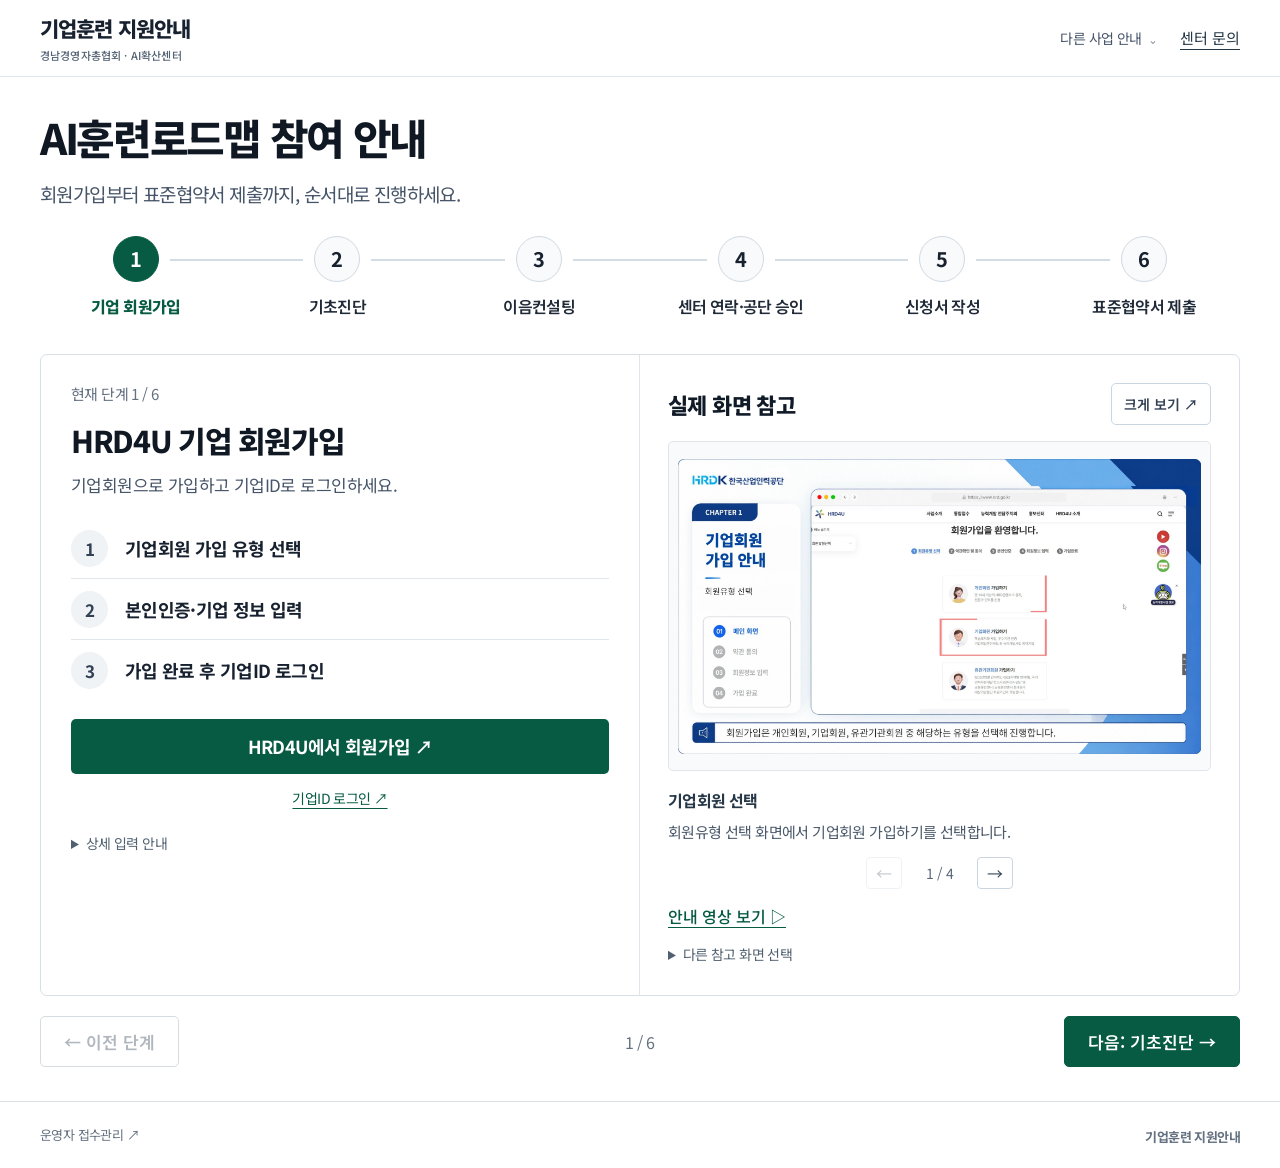
<file: index.html>
<!doctype html>
<html lang="ko"><head><meta charset="utf-8"><meta name="viewport" content="width=device-width,initial-scale=1"><title>기업훈련 지원안내</title><script>const guide=new URL('guide/',location.href);guide.search=location.search;guide.hash=location.hash||'#business-1/guide';location.replace(guide.href);</script></head><body><p><a href="guide/#business-1/guide">기업훈련 지원안내 열기</a></p></body></html>
</file>
<file: guide/style.css>
@import url('https://fonts.googleapis.com/css2?family=Noto+Sans+KR:wght@400;500;600;700;800;900&display=swap');
:root{--ink:#193a34;--text:#2c3b37;--muted:#6c7771;--green:#24594a;--lime:#d7e8b1;--paper:#f8f9f5;--line:#dfe4dc;--white:#fff}*{box-sizing:border-box}html{scroll-behavior:smooth;scroll-padding-top:100px}body{margin:0;color:var(--text);background:var(--white);font-family:'Noto Sans KR',sans-serif;font-size:15px;line-height:1.8;letter-spacing:-.035em}button,input{font:inherit}button,a,input,summary{-webkit-tap-highlight-color:transparent}a{color:inherit;text-decoration:none}button{cursor:pointer}button:focus-visible,a:focus-visible,input:focus-visible,summary:focus-visible,[tabindex]:focus-visible{outline:3px solid #b59135;outline-offset:4px}button{color:inherit}.container{width:min(1200px,calc(100% - 80px));margin:0 auto}h1,h2,h3,p{margin:0}h2{font-size:32px;line-height:1.5;letter-spacing:-.06em;color:var(--ink)}h3{color:var(--ink)}.muted{color:var(--muted);font-size:14px}.eyebrow{font-size:11px;font-weight:700;letter-spacing:.13em;color:var(--green)}.header{height:100px;background:#fff;border-bottom:1px solid var(--line)}.header-inner{height:100%;display:flex;align-items:center;justify-content:space-between;gap:30px}.brand{display:flex;gap:12px;align-items:center;font-size:19px;font-weight:800;line-height:1.5;color:var(--ink);white-space:nowrap}.brand small{font-size:10px;font-weight:500;display:block;letter-spacing:.015em;color:var(--muted);margin-top:2px}.brand-mark{position:relative;display:inline-block;font-size:39px;letter-spacing:-.17em;line-height:1;padding-right:7px;font-weight:900}.brand-mark span{color:#7f9a57}.brand-mark i{position:absolute;height:5px;width:5px;border-radius:50%;background:#7f9a57;right:-1px;top:1px}.header nav{display:flex;gap:31px;font-size:14px;font-weight:600}.header nav a:hover{color:#739348}.outline{background:transparent;border:1px solid var(--line);border-radius:5px;padding:10px 15px;font-size:12px;font-weight:600;display:inline-flex;align-items:center;gap:22px;justify-content:center}.outline:hover{background:#edf2e7;border-color:#9aaa96}.skip{position:fixed;top:-80px;left:20px;background:var(--ink);color:#fff;padding:12px;z-index:10}.skip:focus{top:10px}.hero{background:var(--paper);overflow:hidden}.hero-grid{display:grid;grid-template-columns:1.15fr 1fr;gap:90px;padding-top:68px;padding-bottom:65px;align-items:center}.hero .eyebrow{display:flex;align-items:center;gap:8px;font-size:12px;letter-spacing:.02em}.hero .eyebrow>span{width:7px;height:7px;background:#78964c;border-radius:50%}h1{font-size:49px;line-height:1.38;letter-spacing:-.065em;margin:21px 0 20px;color:var(--ink);font-weight:700}h1 em{font-style:normal;color:#6f894c}.hero-copy{color:#70796f;font-size:15px;line-height:1.9}.primary{display:inline-flex;gap:36px;align-items:center;margin-top:28px;background:var(--ink);color:#fff;font-weight:600;font-size:14px;border-radius:5px;padding:14px 20px;transition:background .15s}.primary:hover{background:#316452}.primary span{font-size:20px}.hero-note{font-size:11px;color:var(--muted);margin-top:12px}.journey{position:relative;border:1px solid #dce4d6;border-radius:12px;padding:26px 30px 0;background:#fff;box-shadow:0 18px 38px #193a3408}.journey-top{display:flex;align-items:center;justify-content:space-between}.journey-top .eyebrow{font-size:9px;letter-spacing:.12em}.round-arrow{background:var(--lime);width:35px;height:35px;border-radius:50%;text-align:center;line-height:35px;font-size:23px}.journey h2{font-size:26px;margin-top:7px}.journey>p{font-size:12px;color:var(--muted);margin-top:3px}.journey ol{list-style:none;margin:21px 0 0;padding:0}.journey li{display:flex;align-items:center;gap:14px;border-bottom:1px solid #edf0e8;padding:14px 0}.journey li>span{width:36px;height:36px;display:grid;place-items:center;background:#f0f4e9;border-radius:50%;font-size:11px;color:#65804d;font-weight:700}.journey li strong{display:block;font-size:14px}.journey li small{display:block;font-size:11px;color:var(--muted);margin-top:1px}.journey li b{margin-left:auto;font-size:20px;font-weight:400;color:#859478}.journey li:last-child{border:0}.journey-foot{border-top:1px dashed #dfe4d8;margin-top:9px;padding:15px 0;font-size:10px;color:#77816e;display:flex;align-items:center;gap:6px}.dot{width:5px;height:5px;background:#8eab61;border-radius:50%}.notice-strip{background:#edf3e2;border-top:1px solid #e0e8d6;border-bottom:1px solid #e0e8d6}.notice-strip>.container{display:flex;align-items:center;gap:18px;padding-top:16px;padding-bottom:16px}.notice-label{color:#607744;font-size:11px;font-weight:700;white-space:nowrap}.notice-strip p{font-size:12px}.notice-strip a{margin-left:auto;font-size:11px;white-space:nowrap}.notice-strip a span{margin-left:14px}.section{padding-top:75px;padding-bottom:75px}.section-heading{display:flex;justify-content:space-between;align-items:end;margin-bottom:30px;gap:24px}.section-heading h2{margin-top:8px}.section-heading p:not(.eyebrow){font-size:14px;color:var(--muted);margin-top:9px}.section-index{font-size:12px;color:#9aa38f;letter-spacing:.12em;padding-bottom:4px}.program-tabs{display:grid;grid-template-columns:repeat(4,1fr);gap:12px;margin-bottom:30px}.program-tabs button{position:relative;background:#fff;text-align:left;padding:19px 21px;border:1px solid var(--line);border-radius:7px;transition:background .15s}.program-tabs button>span{font-size:13px;color:#7b8676;display:flex;gap:12px;justify-content:space-between;align-items:center}.program-tabs small{font-size:9px;font-weight:400}.program-tabs strong{display:block;margin-top:14px;font-weight:600;font-size:19px;line-height:1.55;letter-spacing:-.05em}.program-tabs b{position:absolute;right:20px;bottom:20px;font-size:19px;font-weight:400;color:#98a58b}.program-tabs [aria-selected=true]{background:var(--ink);border-color:var(--ink);color:#fff}.program-tabs [aria-selected=true]>span,.program-tabs [aria-selected=true] b{color:var(--lime)}.program-tabs button:hover:not([aria-selected=true]){background:#f5f7ef}.guide-grid{display:grid;grid-template-columns:minmax(0,1fr) 330px;gap:36px;align-items:start}#program-panel{border:1px solid var(--line);border-radius:8px;padding:28px 30px}.panel-title{display:flex;align-items:center;justify-content:space-between;gap:15px;border-bottom:1px solid var(--line);padding-bottom:20px;margin-bottom:0}.panel-title h3{font-size:21px;line-height:1.6}.panel-title p{font-size:12px;color:var(--muted);margin-top:4px}.pill{font-size:10px;background:#edf3e6;color:#58713b;border-radius:3px;padding:4px 9px;white-space:nowrap;display:inline-block;width:fit-content}.step{position:relative;padding:25px 0 22px 39px;border-bottom:1px solid #e8ece4}.step:last-child{border-bottom:0;padding-bottom:0}.step-number{position:absolute;top:26px;left:0;width:25px;height:25px;display:grid;place-items:center;border:1px solid #d4dfca;border-radius:50%;color:#698150;font-size:11px;font-weight:700;background:#f7f9f2}.step h4{font-size:16px;font-weight:700;color:var(--ink);margin:0 0 10px}.role-label{font-size:10px;font-weight:500;background:#f0f2ed;border-radius:3px;padding:3px 6px;margin-left:8px;color:#6c7965;white-space:nowrap}.path{background:#f6f7f3;border:1px solid #ebeee6;padding:11px 13px;font-size:12px;line-height:2;color:#53614d;border-radius:4px;margin-bottom:12px}.step ul{padding-left:17px;margin:10px 0 0;color:#6b7368;font-size:12px;line-height:1.9}.step li{margin-top:4px}.step li::marker{color:#9caa8b}.step .time{display:inline-flex;align-items:center;gap:6px;background:#f6f0df;color:#88703d;padding:4px 9px;border-radius:3px;font-size:10px;font-weight:600;margin:0 0 3px}.step-subheading{font-weight:700;color:#4b6143}.checklist-panel{position:sticky;top:24px;border-radius:8px;background:#f6f7f2;border:1px solid #e8ecdf;padding:24px}.checklist-top{display:flex;justify-content:space-between;align-items:center}.text-button{border:0;background:none;padding:0;color:#818a78;font-size:10px;text-decoration:underline;text-underline-offset:3px}.checklist-panel h3{font-size:17px;margin-top:11px}.checklist-panel>.muted{font-size:11px;margin-top:4px}.progress-label{display:flex;justify-content:space-between;margin-top:22px;font-size:10px;color:#7a8570}.progress-track{height:4px;border-radius:3px;background:#e2e7d9;margin-top:7px;margin-bottom:14px;overflow:hidden}#progress-bar{height:100%;background:#73904d;transition:width .2s}.check-item{display:flex;gap:10px;align-items:flex-start;padding:11px 0;border-bottom:1px solid #e8ecdf;font-size:12px;color:#4d5f45;cursor:pointer}.check-item input{width:16px;height:16px;margin:3px 0 0;flex-shrink:0;accent-color:var(--green)}.check-item:has(input:checked)>span{text-decoration:line-through;color:#98a18f}.save-note{font-size:10px;color:#939b8b;margin:16px 0}.full{width:100%;font-size:11px;justify-content:space-between;padding:10px 12px;background:#fff}.deadline-section{background:#f6f7f3;padding:60px 0}.small-note{font-size:10px;color:#8a937e;white-space:nowrap}.deadline-table{background:#fff;border-top:2px solid #36533d}.deadline-row{display:grid;grid-template-columns:145px 1fr 1.1fr;align-items:center;gap:20px;padding:17px 25px;border-bottom:1px solid #e8ece3;font-size:13px}.deadline-row strong{font-weight:500}.deadline-row b{color:var(--green);font-weight:700}.deadline-row small{font-size:10px;color:#9a8a60;margin-left:7px}.table-head{background:#eef1e7;font-size:11px;color:#7b8670;padding-top:11px;padding-bottom:11px}.deadline-foot{font-size:11px;color:#7b816f;padding-top:16px}.search-box{height:43px;border:1px solid var(--line);border-radius:5px;display:flex;align-items:center;gap:10px;padding:0 13px}.search-box span{font-size:25px;color:#89977e;line-height:1}.search-box input{border:0;outline:0;min-width:0;width:180px;font-size:12px;background:none}.document-filters{display:flex;gap:8px;margin-bottom:18px;flex-wrap:wrap}.document-filters button{border:1px solid var(--line);padding:7px 15px;border-radius:30px;background:#fff;font-size:11px;color:#738168}.document-filters button.active{background:var(--ink);color:#fff;border-color:var(--ink)}#document-count{font-size:11px;margin-bottom:10px}.document-grid{display:grid;grid-template-columns:repeat(3,1fr);border-top:1px solid var(--line);border-left:1px solid var(--line)}.document-card{display:flex;gap:13px;padding:22px 20px;border-bottom:1px solid var(--line);border-right:1px solid var(--line);background:#fff}.file-symbol{font-size:11px;font-weight:700;flex:0 0 33px;height:40px;display:grid;place-items:center;color:#899a74;background:#f4f7ee;border:1px solid #e1e7d7;border-radius:3px}.document-card h3{font-size:13px;font-weight:500;line-height:1.7}.document-card p{color:#919987;font-size:10px;margin-top:5px}.document-card small{font-size:9px;display:block;color:#6e825d;margin-top:7px}.document-note{font-size:11px;color:#949b8a;margin-top:16px}.empty{padding:30px 20px;grid-column:1/-1;font-size:13px;border-bottom:1px solid var(--line);border-right:1px solid var(--line)}.faq-section{background:#f7f8f4;padding:65px 0}.faq-grid{display:grid;grid-template-columns:1fr 2fr;gap:70px}.faq-grid h2{margin:8px 0 13px}.faq-grid>.muted{font-size:13px}.help-box{background:#eaf0e0;border-radius:6px;padding:21px;margin-top:30px;position:relative}.help-box>span{position:absolute;right:20px;top:15px;font-size:24px;color:#79944f}.help-box h3{font-size:14px;margin-bottom:9px}.help-box p{font-size:11px;color:#778569;line-height:1.9}.help-box small{display:block;margin-top:12px;font-size:9px;color:#889579}.faq-list{border-top:1px solid #c9d2bf}.faq-list details{border-bottom:1px solid #dfe5d8}.faq-list summary{list-style:none;padding:21px 28px 21px 0;font-size:14px;font-weight:500;color:#42513a;cursor:pointer;position:relative}.faq-list summary::-webkit-details-marker{display:none}.faq-list summary::after{content:'+';position:absolute;right:0;top:17px;font-size:23px;font-weight:400;color:#8a9a75}.faq-list details[open] summary::after{content:'−'}.faq-list details p{padding:0 30px 22px 0;font-size:12px;line-height:2;color:#7c8572}.system-section{padding-top:45px;padding-bottom:45px;display:grid;grid-template-columns:1fr 1.8fr;align-items:center;gap:40px}.system-section h2{font-size:20px;margin-top:6px}.system-links{display:grid;grid-template-columns:1fr 1fr;gap:15px}.system-links a{display:flex;align-items:center;justify-content:space-between;border:1px solid var(--line);padding:18px 20px;border-radius:5px;transition:background .15s}.system-links a:hover{background:#f1f5e9}.system-links span{font-size:9px;color:#8b9581}.system-links strong{display:block;font-size:20px;color:var(--ink);margin-top:2px;letter-spacing:-.02em}.system-links b{font-size:22px;font-weight:400;color:#95a57d}footer{border-top:1px solid var(--line);padding:32px 0;color:#8b9383}.footer-inner{display:flex;gap:40px;align-items:center}.footer-inner strong{font-size:14px;color:#516548}.footer-inner p{font-size:10px;line-height:1.9}.footer-inner>div:first-child{white-space:nowrap}.footer-inner>div:first-child p{margin-top:3px}.footer-inner>div:nth-child(2){margin-left:auto}.footer-inner p span{display:block}.footer-inner>a{font-size:10px;white-space:nowrap}.print-all{display:none}#toast{position:fixed;bottom:24px;left:50%;transform:translateX(-50%) translateY(100px);opacity:0;background:var(--ink);color:#fff;padding:12px 22px;border-radius:7px;font-size:12px;z-index:20;transition:.2s;pointer-events:none}#toast.visible{transform:translateX(-50%);opacity:1}
@media(min-width:1500px){.hero-grid{padding-top:85px;padding-bottom:80px}h1{font-size:54px}}
@media(max-width:1050px){.container{width:calc(100% - 48px)}.header nav{gap:18px;font-size:12px}.hero-grid{gap:45px}h1{font-size:40px}.hero-copy{font-size:13px}.journey{padding-left:23px;padding-right:23px}.guide-grid{grid-template-columns:minmax(0,1fr) 280px;gap:22px}.program-tabs strong{font-size:16px}.program-tabs button{padding:16px}.program-tabs b{right:13px;bottom:15px}.program-tabs small{font-size:8px}#program-panel{padding:22px}.checklist-panel{padding:19px}.faq-grid{gap:40px}.header .outline{display:none}.system-section{grid-template-columns:1fr 1.5fr}}
@media(max-width:760px){.container{width:calc(100% - 36px)}.header{height:auto}.header-inner{padding-top:16px;padding-bottom:0;display:block}.brand{font-size:17px}.brand-mark{font-size:35px}.brand small{font-size:9px}.header nav{display:flex;justify-content:space-between;gap:14px;font-size:11px;margin-top:17px;padding-bottom:12px}.hero-grid{grid-template-columns:1fr;gap:35px;padding-top:38px;padding-bottom:35px}h1{font-size:38px;margin:19px 0 17px}.hero-copy{font-size:13px}.hero .eyebrow{font-size:10px}.primary{padding:11px 17px;font-size:12px;margin-top:23px}.hero-note{font-size:9px}.journey{padding:22px 23px 0;max-width:460px;width:100%;justify-self:center}.journey h2{font-size:23px}.journey-top .eyebrow{font-size:8px}.journey li{padding:10px 0}.journey ol{margin-top:13px}.notice-strip>.container{align-items:start;gap:11px;padding-top:13px;padding-bottom:13px}.notice-strip p{font-size:10px}.notice-label{font-size:9px;margin-top:2px}.notice-strip a{display:none}.section{padding-top:45px;padding-bottom:45px}.section-heading{display:block;margin-bottom:22px}.section-heading .eyebrow{font-size:9px}.section-heading h2{font-size:26px;margin-top:6px}.section-heading p:not(.eyebrow){font-size:11px;margin-top:8px;max-width:330px}.section-index{display:none}.program-tabs{grid-template-columns:1fr 1fr;gap:8px;margin-bottom:18px}.program-tabs button{padding:13px 14px}.program-tabs button>span{font-size:11px}.program-tabs strong{font-size:16px;margin-top:9px}.program-tabs small{font-size:8px}.program-tabs b{right:14px;bottom:14px;font-size:16px}.guide-grid{grid-template-columns:1fr;gap:18px}#program-panel{padding:19px 17px}.panel-title h3{font-size:18px}.panel-title p{font-size:10px}.panel-title>.pill{font-size:8px}.step{padding-left:32px;padding-top:22px}.step-number{top:23px;width:22px;height:22px;font-size:9px}.step h4{font-size:14px}.role-label{font-size:9px}.path{font-size:11px;padding:9px}.step ul{font-size:11px}.checklist-panel{position:static;padding:22px}.check-item{font-size:12px}.deadline-section{padding:40px 0}.small-note{display:block;margin-top:12px;font-size:9px}.deadline-row{grid-template-columns:69px 1fr;gap:5px 13px;padding:14px 12px;font-size:11px}.deadline-row>span:last-child{grid-column:2}.deadline-row .pill{font-size:9px;padding:3px 7px;grid-row:span 2}.deadline-row small{font-size:9px;margin-left:4px}.table-head{display:none}.deadline-foot{font-size:10px}.search-box{width:100%;margin-top:20px}.search-box input{width:100%}.document-filters{gap:6px}.document-filters button{font-size:10px;padding:6px 13px}.document-grid{grid-template-columns:1fr 1fr}.document-card{padding:15px 12px;gap:9px}.file-symbol{flex-basis:25px;height:32px;font-size:8px}.document-card h3{font-size:11px}.document-card p{font-size:9px}.document-card small{font-size:8px}.document-note{font-size:10px}.faq-section{padding:40px 0}.faq-grid{grid-template-columns:1fr;gap:23px}.faq-grid h2{font-size:26px}.faq-grid .muted br{display:none}.faq-grid .muted{font-size:11px}.help-box{margin-top:20px;padding:18px}.help-box p br{display:none}.help-box small{margin-top:6px}.faq-list summary{font-size:12px;padding-top:18px;padding-bottom:18px}.faq-list summary::after{top:13px}.faq-list details p{font-size:11px}.system-section{display:block;padding-top:33px;padding-bottom:33px}.system-section h2{font-size:22px}.system-links{margin-top:20px;gap:8px}.system-links a{padding:14px 12px}.system-links strong{font-size:17px}.system-links span{font-size:8px}.system-links b{font-size:17px}.footer-inner{display:block}.footer-inner>div:nth-child(2){margin-top:15px}.footer-inner>a{display:inline-block;margin-top:13px}.footer-inner p{font-size:9px}#toast{width:max-content;max-width:90vw;font-size:11px;text-align:center}}
@media(prefers-reduced-motion:reduce){html{scroll-behavior:auto}*{transition:none!important}}
@media print{body{font-size:10pt}.container{width:100%}.header nav,.header .print,.hero,.notice-strip,.program-tabs,.checklist-panel,.search-box,.document-filters,#toast,.system-section,footer,.help-box{display:none}.header{height:70px}.section,.deadline-section,.faq-section{padding:18px 0;background:#fff}.section-heading{margin-bottom:12px}.section-heading h2{font-size:21px}.guide-grid{display:block}#program-panel{border:0;padding:0}.step{break-inside:avoid}.print-all{display:block;border-top:1px solid #ddd;margin-top:24px;padding-top:20px}.document-grid{grid-template-columns:repeat(2,1fr)}.document-card{break-inside:avoid;padding:12px}.faq-grid{display:block}.faq-list details p{display:block}.faq-list summary{padding:10px 0}.faq-list summary::after{display:none}.faq-list details{break-inside:avoid}.deadline-row{padding:10px;font-size:10px}.section-index{display:none}.path{background:#fff}.eyebrow{font-size:8px}.brand-mark i{display:none}}
</file>
<file: guide/workspace.css>
/* Business first navigation, followed by the selected business's four views. */
[hidden]{display:none!important}
html{scroll-behavior:auto;scroll-padding-top:170px}
body{background:#f7f8f4}
.header{height:auto;position:sticky;top:0;z-index:5;background:#fff;box-shadow:0 2px 8px #193a3403}
.header-inner{height:70px;gap:20px}
.brand{font-size:17px}.brand small{font-size:9px}.brand-mark{font-size:35px}
.header-actions{display:flex;align-items:center;gap:20px;font-size:11px;color:#78896b}
.header-actions>a:hover{color:var(--green)}.header-actions .outline{font-size:10px;padding:7px 12px;gap:8px}
.program-navigation{padding-bottom:13px}
.program-tabs{display:grid;grid-template-columns:repeat(4,minmax(0,1fr));gap:8px;margin:0}
.program-tabs button{padding:12px 15px;border-radius:5px;min-height:73px}
.program-tabs button>span{font-size:11px;line-height:1.3}.program-tabs small{font-size:8px}
.program-tabs strong{font-size:14px;margin-top:8px;line-height:1.5;letter-spacing:-.045em}
main{min-height:calc(100vh - 241px);padding-bottom:30px}
.business-heading{display:flex;align-items:center;justify-content:space-between;gap:18px;padding:22px 0 18px}
.business-heading .eyebrow{font-size:9px;letter-spacing:.12em;margin-bottom:3px;color:#8c9c78}
.business-heading h1{font-size:26px;line-height:1.5;margin:0;font-weight:700;letter-spacing:-.05em}
.business-heading p:not(.eyebrow){font-size:11px;color:var(--muted);margin-top:4px}
.business-heading>.pill{font-size:10px;background:#eaf0df}
.view-tabs{display:flex;gap:30px;border-bottom:1px solid #d7dfcd;margin-bottom:22px}
.view-tabs a{position:relative;display:flex;align-items:center;justify-content:center;min-height:43px;padding:0 3px 10px;color:#84907b;font-size:13px;white-space:nowrap}
.view-tabs [aria-selected=true]{color:var(--ink);font-weight:800}
.view-tabs [aria-selected=true]::after{content:'';position:absolute;bottom:-1px;left:0;right:0;height:3px;background:var(--green);border-radius:3px 3px 0 0}
.business-section{padding:0}
.guide-grid{gap:22px;grid-template-columns:minmax(0,1fr) 300px}
#program-panel{padding:22px;background:#fff;border:1px solid var(--line);border-radius:7px}
.procedure-heading{display:flex;justify-content:space-between;align-items:center;padding-bottom:14px;border-bottom:1px solid #edf0e7}
.procedure-heading h2{font-size:16px;line-height:1.5;letter-spacing:-.03em}.procedure-heading>span{font-size:10px;color:#8a977d}
.step-tabs{display:flex;gap:6px;flex-wrap:wrap;padding-top:17px;padding-bottom:17px}
.step-tabs button{border:1px solid var(--line);background:#fff;color:#75836b;font-size:11px;border-radius:4px;padding:8px 10px;line-height:1.5;text-align:left}
.step-tabs button[aria-selected=true]{background:#eaf1de;border-color:#9eaf86;color:#37532c;font-weight:700}.step-tabs button:hover{background:#f1f5e9}.step-tabs button span{font-size:10px;opacity:.75;margin-right:5px}
.step{border:0;padding-top:4px;padding-bottom:14px;min-height:165px}
.step-number{top:5px}
.step h3{font-size:16px;line-height:1.8;margin:0 0 11px}
.step-navigation{display:flex;align-items:center;justify-content:space-between;border-top:1px solid var(--line);padding-top:15px;margin-top:17px;gap:12px}
.step-navigation button{border:1px solid #dce4d2;background:#fff;font-size:11px;padding:6px 13px;border-radius:4px}.step-navigation button:disabled{opacity:.3;cursor:default}.step-navigation button:not(:disabled):hover{background:#edf3e4}.step-navigation>span{color:#8c977f;font-size:10px}
.checklist-panel{position:static;padding:20px;background:#eef2e7}
.checklist-panel h2{font-size:15px;line-height:1.6;margin-top:11px;letter-spacing:-.035em}
.checklist-panel>.muted{font-size:10px;margin-top:4px}.checklist-top .eyebrow{font-size:9px}
.progress-label{margin-top:15px}.check-item{padding-top:8px;padding-bottom:8px;font-size:11px}.save-note{margin:12px 0;font-size:9px}
.section-heading{margin-bottom:18px;gap:20px}.section-heading h2{font-size:21px;line-height:1.5}.section-heading p:not(.eyebrow){font-size:11px;margin-top:4px}
.small-note{font-size:9px;color:#89957c}
.deadline-row{padding:17px 22px;grid-template-columns:115px 1fr 1.25fr;font-size:12px}.deadline-row small{display:block;margin-left:0;margin-top:3px;font-size:9px}
.table-head{padding-top:10px;padding-bottom:10px;font-size:10px}.deadline-foot{font-size:11px;line-height:1.9;max-width:850px}
.document-grid{grid-template-columns:repeat(3,minmax(0,1fr))}.document-card{padding:18px}.document-card h3{font-size:13px}.document-card p{font-size:10px}.document-note{font-size:10px}
.search-box{height:38px;background:#fff}.search-box input{font-size:11px}
.faq-grid{grid-template-columns:minmax(0,1fr) 300px;gap:22px;align-items:start}
.faq-list{background:#fff;padding:0 20px;border:1px solid var(--line);border-radius:5px}.faq-list details:last-child{border-bottom:0}.faq-list summary{font-size:13px;padding-top:18px;padding-bottom:18px}.faq-list summary::after{top:13px}.faq-list details p{font-size:12px}
.help-box{margin-top:0;padding:21px}.help-box h3{font-size:14px}
.media-section{border:1px solid #e6ebdf;background:#f9fbf6;border-radius:5px;overflow:hidden}
.media-section summary{display:flex;align-items:center;gap:8px;justify-content:space-between;cursor:pointer;padding:11px 13px;font-size:11px;color:#6f805e;list-style:none}
.media-section summary::-webkit-details-marker{display:none}.media-section summary>span::before{content:'▧';margin-right:7px;color:#8b9e74}.media-section summary small{font-size:9px;font-weight:400;background:#eaf0e2;color:#81936d;padding:1px 6px;border-radius:3px}.media-section summary::after{content:'+';margin-left:auto;font-size:15px}.media-section[open] summary::after{content:'−'}
.media-empty{font-size:11px;color:#929d86;padding:0 13px 13px}
.media-grid{display:grid;grid-template-columns:1fr 1fr;gap:8px;padding:0 12px 12px}
.media-card{display:flex;align-items:center;gap:9px;min-width:0;border:1px solid #e0e7d8;border-radius:4px;background:#fff;padding:8px;text-align:left;line-height:1.5}.media-card:hover{border-color:#9daf85;background:#f5f8ef}.media-preview{display:grid;place-items:center;flex:0 0 62px;height:43px;background:#ecf1e5;border-radius:3px;overflow:hidden;color:#8ca171;font-size:23px}.media-preview img{width:100%;height:100%;object-fit:cover}.media-card-text{min-width:0}.media-card-text small{font-size:8px;color:#8d9c7c;display:block}.media-card-text strong{font-size:11px;color:#4d6440;display:block;font-weight:500;overflow-wrap:anywhere}.media-card>span:last-child{margin-left:auto;font-size:16px;color:#8da275}
#media-dialog{width:min(940px,calc(100% - 32px));max-height:90vh;border:1px solid #dce5d2;border-radius:10px;padding:22px;box-shadow:0 25px 100px #102c2a44;color:var(--ink);background:#fff}
#media-dialog::backdrop{background:#102c2ab5}.media-dialog-header{display:flex;align-items:center;justify-content:space-between;gap:20px;margin-bottom:17px}.media-dialog-header h2{font-size:18px}.media-dialog-header button{font-size:11px;white-space:nowrap}.media-dialog-header .outline{gap:0}
#media-dialog-content{text-align:center;background:#f4f6f0;border-radius:5px;overflow:hidden}#media-dialog-content .media-image{max-width:100%;height:auto;display:block;margin:0 auto;max-height:70vh;object-fit:contain}#media-dialog-content video{width:100%;max-height:70vh;display:block;background:#000}#media-dialog-content iframe{width:100%;aspect-ratio:16/9;border:0;display:block}#media-caption{font-size:12px;color:#839277;line-height:1.8;margin-top:12px}#media-caption:empty{display:none}
footer{padding:17px 0;background:#fff}.footer-inner{gap:20px}.footer-inner strong{font-size:12px}.footer-inner p{font-size:9px}.footer-inner p span{display:inline-block;margin-left:12px}
@media(max-width:1050px){.brand{font-size:16px}.header-inner{height:66px}.program-tabs button{padding:11px 12px}.program-tabs strong{font-size:12px}.guide-grid,.faq-grid{grid-template-columns:minmax(0,1fr) 260px;gap:18px}.checklist-panel{padding:17px}.step-tabs button{font-size:10px;padding:7px 8px}.deadline-row{grid-template-columns:100px 1fr 1.3fr}.document-card{padding:14px}.document-card h3{font-size:12px}}
@media(max-width:760px){
 html{scroll-padding-top:190px}.header-inner{height:58px;padding-top:0;padding-bottom:0;display:flex;gap:9px}.brand{font-size:14px;gap:8px}.brand small{font-size:8px}.brand-mark{font-size:30px}.header-actions{font-size:9px;gap:10px}.header-actions .print{display:none}
 .program-navigation{padding-bottom:10px}.program-tabs{grid-template-columns:1fr 1fr;gap:5px}.program-tabs button{padding:8px 10px;min-height:60px}.program-tabs button>span{font-size:9px}.program-tabs small{font-size:7px}.program-tabs strong{font-size:11px;margin-top:5px}
 .business-heading{padding:17px 0 12px;gap:8px;align-items:flex-start}.business-heading .eyebrow{font-size:8px;margin-bottom:2px}.business-heading h1{font-size:20px;line-height:1.5}.business-heading p:not(.eyebrow){font-size:10px;margin-top:5px}.business-heading>.pill{font-size:8px;padding:3px 6px;margin-top:17px;white-space:normal;max-width:78px;flex-shrink:0;text-align:center}
 .view-tabs{gap:0;justify-content:space-between;margin-bottom:16px}.view-tabs a{font-size:11px;padding:0 2px 9px;min-height:37px}.view-tabs a:last-child{font-size:10px}
 .guide-grid{grid-template-columns:1fr;gap:12px}#program-panel{padding:16px}.procedure-heading{padding-bottom:11px}.procedure-heading h2{font-size:14px}.procedure-heading>span{font-size:9px}
 .step-tabs{padding-top:13px;padding-bottom:14px;display:grid;grid-template-columns:1fr 1fr;gap:5px}.step-tabs button{font-size:10px;padding:7px 8px}.step-tabs button span{font-size:9px;margin-right:4px}.step{padding-left:0;padding-top:0;min-height:150px;padding-bottom:9px}.step-number{display:none}.step h3{font-size:14px}.role-label{font-size:8px}.path{font-size:11px}.step .time{font-size:9px}.step ul{font-size:11px}.step-navigation{padding-top:12px;margin-top:13px}.step-navigation button{font-size:10px;padding:5px 11px}
 .checklist-panel{padding:17px}.checklist-panel h2{font-size:14px}.check-item{padding-top:7px;padding-bottom:7px}.progress-label{margin-top:12px}.save-note{font-size:9px}
 .section-heading{display:block;margin-bottom:17px}.section-heading h2{font-size:18px}.section-heading p:not(.eyebrow){font-size:10px}.small-note{margin-top:7px;display:block;font-size:8px}.deadline-row{grid-template-columns:70px 1fr;padding:13px 12px;gap:4px 12px;font-size:11px}.deadline-row>.pill{grid-row:span 2}.deadline-row>span:last-child{grid-column:2}.table-head{display:none}.deadline-row small{font-size:9px}.deadline-foot{font-size:10px}
 .document-grid{grid-template-columns:1fr 1fr}.document-card{padding:14px 10px;gap:8px}.document-card h3{font-size:11px}.document-card p{font-size:9px}.document-card small{font-size:8px}.document-note{font-size:9px}.search-box{margin-top:13px;height:36px}
 .faq-grid{grid-template-columns:1fr;gap:15px}.faq-list{padding:0 14px}.faq-list summary{font-size:11px;padding-top:16px;padding-bottom:16px}.faq-list details p{font-size:10px}.help-box{padding:15px}.help-box h3{font-size:12px;margin-bottom:4px}.help-box p{font-size:10px}.help-box small{font-size:8px}
 .media-section summary{font-size:10px;padding:10px}.media-section summary small{font-size:8px}.media-empty{font-size:10px;padding:0 10px 11px}.media-grid{grid-template-columns:1fr;padding:0 9px 9px}.media-card-text strong{font-size:11px}.media-preview{flex-basis:70px;height:46px}
 #media-dialog{padding:15px}.media-dialog-header{gap:12px;margin-bottom:13px}.media-dialog-header h2{font-size:15px}.media-dialog-header button{padding:6px 10px;font-size:10px}#media-caption{font-size:10px}
 main{padding-bottom:24px}.footer-inner{display:block}.footer-inner>div:nth-child(2){margin-top:8px}.footer-inner p span{margin-left:0;display:block}footer{padding:13px 0}
}
@media(prefers-reduced-motion:reduce){*{transition:none!important}}
@media print{
 body{background:#fff}.header{position:static;box-shadow:none}.header-inner{height:65px}.header-actions,.program-navigation,.view-tabs,.step-tabs,.step-navigation,.media-section,.checklist-panel,.search-box,.help-box,footer,#media-dialog,#toast{display:none!important}
 [hidden]{display:block!important}.business-heading{padding:15px 0;border-bottom:1px solid #ddd;margin-bottom:20px}.business-heading h1{font-size:23px}.business-heading p{font-size:10px}.business-section{padding:15px 0}main{min-height:0;width:100%}.guide-grid{display:block}#program-panel{padding:0;border:0}.step{min-height:0;break-inside:avoid;padding-left:32px;padding-top:8px;padding-bottom:15px;border-bottom:1px solid #ddd}.step-number{display:grid;top:9px}.step h3{font-size:14px}.section-heading h2{font-size:18px}.deadline-row{grid-template-columns:100px 1fr 1.4fr;font-size:10px;padding:10px}.document-grid{grid-template-columns:1fr 1fr}.document-card{padding:12px;break-inside:avoid}.faq-grid{display:block}.faq-list{padding:0;border:0}.faq-list details{break-inside:avoid}.faq-list summary{padding:10px 0;font-size:11px}.faq-list summary::after{display:none}.faq-list details p{display:block;font-size:10px;padding-bottom:14px}.brand{font-size:17px}
}
</file>
<file: guide/onboarding.css>
.program-tabs{grid-template-columns:1.06fr repeat(4,minmax(0,1fr))}.program-tabs strong{font-size:12px}.program-tabs #start-tab{border-style:dashed}.program-tabs #start-tab[aria-selected=true]{border-style:solid}
.start-steps{display:grid;grid-template-columns:repeat(4,minmax(0,1fr));gap:8px;margin-bottom:18px}.start-steps button{display:grid;grid-template-columns:25px 1fr;text-align:left;gap:3px 7px;background:#fff;border:1px solid var(--line);padding:13px;border-radius:5px}.start-steps button>span{grid-row:span 2;align-self:center;color:#9cad87;font-size:18px;font-weight:600}.start-steps strong{font-size:12px;font-weight:600;line-height:1.6}.start-steps small{font-size:9px;color:#97a18a}.start-steps [aria-selected=true]{border-color:#799a55;background:#eef4e5}.start-steps [aria-selected=true] strong{color:var(--green)}
.start-card{display:grid;grid-template-columns:minmax(0,1fr) 280px;border:1px solid var(--line);border-radius:7px;background:#fff;padding:27px;gap:35px}.start-card h2{font-size:23px;margin-top:10px}.start-card ol{padding-left:20px;font-size:13px;line-height:2.1;margin:20px 0}.start-card ol li{padding-left:4px;margin-bottom:7px}.start-complete{background:#f4f7ee;border-left:3px solid #a1b77d;padding:13px 16px;margin:18px 0;font-size:12px}.start-complete strong{font-size:11px;color:#6d8650}.start-complete p{margin-top:4px;color:#7b8970}.start-actions{display:flex;align-items:center;gap:10px;flex-wrap:wrap}.start-actions .primary{font-size:12px;margin-top:0;padding:11px 16px;gap:10px}.start-actions .outline{font-size:11px;padding:11px 13px;gap:10px}.official-note{font-size:10px;color:#939d8a;margin-top:14px}.start-next{background:#f6f8f2;border:1px solid #e8eddf;border-radius:6px;padding:22px;align-self:start}.start-next h3{font-size:17px;margin-top:8px}.start-next>p:not(.eyebrow){font-size:11px;color:#8c977f;margin:12px 0 18px;line-height:1.9}.start-next .outline{font-size:11px;background:#fff;gap:10px}
.intake-card{display:block}.intake-tabs{display:flex;gap:8px;padding-bottom:20px;border-bottom:1px solid var(--line);margin-bottom:20px}.intake-tabs button{padding:9px 15px;font-size:12px;background:#fff;border:1px solid var(--line);border-radius:4px}.intake-tabs [aria-selected=true]{background:var(--ink);border-color:var(--ink);color:#fff}.intake-intro h2{font-size:20px;margin-top:0}.intake-intro p{font-size:12px;color:#7c8a70;margin-top:8px;max-width:850px}.inline-notice{font-size:11px;background:#f1f5e9;padding:12px 15px;margin:18px 0;color:#6f825b;border-radius:4px}.intake-form{max-width:900px}.form-grid{display:grid;grid-template-columns:1fr 1fr;gap:18px 25px}.intake-form label,.lookup-form label,.receipt-card>label{display:block;font-size:12px;color:#546749}.intake-form label>span:not(:last-child){color:#9b7940}.intake-form input:not([type=checkbox]),.lookup-form input,.receipt-card>label input{display:block;width:100%;padding:11px 12px;border:1px solid #d9e0d0;border-radius:4px;margin-top:6px;font-size:13px;color:#334a2e;background:#fff;min-width:0}.intake-form small{font-size:10px;color:#919d86;display:block;margin-top:5px}.upload-field{margin-top:20px}.intake-form input[type=file]{padding:13px;border-style:dashed;background:#fafcf7}.intake-form input[type=file]::file-selector-button{padding:6px 11px;border:1px solid #cbd7bd;border-radius:3px;color:#5d7349;background:#eef4e5;font:inherit;font-size:11px;margin-right:12px}.intake-form label.form-check{display:flex;gap:9px;align-items:flex-start;font-size:11px;color:#7b8970;margin-top:18px;cursor:pointer}.form-check input{margin:5px 0 0;accent-color:var(--green)}.collection-notice{background:#f7f8f3;border:1px solid var(--line);padding:15px;margin-top:22px;font-size:10px;color:#8a957e;line-height:1.9}.collection-notice strong{display:block;font-size:11px;color:#637b51;margin-bottom:6px}.intake-form .primary{font-size:12px;margin-top:22px;padding:12px 18px;border:0}.primary:disabled{opacity:.5;cursor:default}.form-message{font-size:12px;margin-top:14px;color:#7c895e}.form-message.error{color:#a65842}.lookup-form{display:grid;grid-template-columns:1fr 1.5fr auto;align-items:end;gap:16px;margin:20px 0}.lookup-form .outline{padding:12px 17px;min-height:43px;font-size:11px}.receipt-card{padding:22px;border:1px solid #dce5d1;background:#f9fbf6;border-radius:6px;margin-top:22px}.receipt-card h3{font-size:19px;margin:10px 0 6px}.receipt-card p{font-size:12px;color:#7d8d70;margin-top:9px;line-height:1.9}.receipt-card>label{margin-top:14px}.receipt-card>label input{font-size:12px;background:#fff}.receipt-card>.outline{margin-top:18px}.status-badge{display:inline-block;background:#f0e9d6;color:#9a834c;font-size:10px;padding:4px 10px;border-radius:3px}.status-badge.approved{background:#dfeccf;color:#58753b}.status-badge.rejected{background:#f4e2d9;color:#a16e52}.review-note{background:#fff;border-left:3px solid #b2c393;padding:12px;font-size:12px;color:#71825c;margin-top:15px}.receipt-card .primary{border:0;font-size:12px;margin-top:18px}.receipt-card form{margin-top:20px;border-top:1px solid var(--line);padding-top:3px}.receipt-card form .outline{margin-top:13px}.agreement-received{padding:14px;background:#eaf2df;border-radius:4px}.application-next{border-top:1px solid #e2e9d9;margin-top:20px;padding-top:17px;display:flex;gap:10px;align-items:center;flex-wrap:wrap}.application-next strong{font-size:12px;margin-right:auto}.application-next .outline{font-size:10px}.admin-link{font-size:10px;color:#8c9b7b}
@media(max-width:1050px){.program-tabs strong{font-size:11px}.program-tabs button{padding:11px 9px}.program-tabs small{font-size:7px}.start-card{grid-template-columns:minmax(0,1fr) 230px;gap:25px}.start-steps strong{font-size:11px}.start-steps button{padding:12px 10px;grid-template-columns:20px 1fr}.start-steps button>span{font-size:16px}}
@media(max-width:760px){.program-tabs{grid-template-columns:repeat(4,minmax(0,1fr));gap:4px}.program-tabs #start-tab{grid-column:1/-1;display:flex;align-items:center;justify-content:space-between;min-height:36px;padding:6px 10px}.program-tabs #start-tab>span{gap:12px}.program-tabs #start-tab strong{font-size:11px;margin:0}.program-tabs button{padding:7px 6px;min-height:64px}.program-tabs button>span{font-size:8px}.program-tabs small{display:none}.program-tabs strong{font-size:9px;line-height:1.65;letter-spacing:-.05em}.business-heading h1{font-size:19px}.start-steps{grid-template-columns:1fr 1fr;gap:6px;margin-bottom:13px}.start-steps button{padding:10px;grid-template-columns:23px 1fr}.start-steps strong{font-size:10px}.start-steps small{font-size:8px}.start-card{display:block;padding:18px}.start-card h2{font-size:19px;line-height:1.6;margin-top:9px}.start-card .eyebrow{font-size:8px}.start-card ol{font-size:11px;padding-left:16px;margin:16px 0}.start-complete{font-size:10px;padding:11px 13px;margin:15px 0}.start-actions{gap:7px}.start-actions .primary,.start-actions .outline{font-size:10px;padding:9px 12px}.official-note{font-size:9px}.start-next{margin-top:22px;padding:17px}.start-next h3{font-size:15px}.start-next>p:not(.eyebrow){font-size:10px;margin:8px 0 14px}.start-next .outline{font-size:10px}.intake-tabs{gap:6px;padding-bottom:14px;margin-bottom:17px}.intake-tabs button{font-size:10px;padding:8px 9px;flex:1}.intake-intro h2{font-size:17px}.intake-intro p{font-size:10px}.inline-notice{font-size:10px;padding:10px}.form-grid{grid-template-columns:1fr;gap:14px}.intake-form label,.lookup-form label,.receipt-card>label{font-size:11px}.intake-form input:not([type=checkbox]),.lookup-form input{font-size:12px;padding:10px}.intake-form small{font-size:9px}.intake-form label.form-check{font-size:10px}.collection-notice{font-size:9px;padding:12px}.collection-notice strong{font-size:10px}.intake-form .primary{font-size:11px;width:100%;justify-content:center}.lookup-form{grid-template-columns:1fr;gap:12px}.lookup-form .outline{padding:10px}.receipt-card{padding:16px}.receipt-card h3{font-size:17px}.receipt-card p{font-size:10px}.receipt-card>label input{font-size:10px}.receipt-card .primary{font-size:10px;padding:11px 13px;width:100%;justify-content:center}.review-note{font-size:10px}.application-next{display:block}.application-next strong{display:block;margin-bottom:10px}.application-next .outline{margin-top:7px}.admin-link{font-size:9px}}
.form-check input{width:16px;height:16px;flex:0 0 16px}.intake-form label.form-check{padding:3px 0}
.ai-required-overview{display:flex;align-items:center;justify-content:space-between;gap:16px;padding:15px 18px;border:1px solid #d5ad55;border-left:4px solid #b77c19;border-radius:5px;background:#fff8e7;margin:0 0 17px}.required-badge{display:inline-block;color:#fff;background:#af7418;border-radius:3px;font-size:9px;font-weight:700;padding:2px 7px;margin-right:7px}.ai-required-overview strong{font-size:12px;color:#805d27}.ai-required-overview p{font-size:10px;color:#a1875a;margin:4px 0 0 40px}.ai-required-overview .outline{background:#fff;border-color:#e6cf9d;color:#99743b;white-space:nowrap;font-size:10px;padding:8px 11px}.ai-required-box{border:1px solid #ddbc7c;border-left:4px solid #b77c19;background:#fff8e7;border-radius:5px;padding:15px;margin-top:17px}.ai-required-box h3{font-size:15px;color:#795c2b;margin:8px 0}.ai-required-box p{font-size:11px;color:#967b4c;line-height:1.9}.ai-required-box .outline{font-size:10px;background:#fff;border-color:#e6cf9d;padding:7px 9px;margin-top:11px;gap:5px}.intake-form label.ai-diagnosis-check{border:1px solid #dfbb75;border-left:4px solid #b77c19;border-radius:4px;background:#fff8e7;padding:13px;color:#85672f}.ai-diagnosis-check small{font-size:9px}.reference-controls,.reference-chips,.reference-caption{scroll-margin-top:190px}#start-detail{scroll-margin-top:180px}#media-dialog-content.original-size .media-image{width:auto}
.reference-mode-switch{display:flex;gap:4px;margin-left:auto}.reference-mode-switch button{border:1px solid #dbe4ce;border-radius:3px;background:#fff;color:#7e9369;padding:5px 8px;font-size:9px;white-space:nowrap}.reference-mode-switch [aria-pressed=true]{background:#607e43;border-color:#607e43;color:white}.reference-mode-switch button:disabled{opacity:.5;cursor:default}#tutorial-player{display:block;width:100%;aspect-ratio:16/9;background:#14211d}.tutorial-video-status{font-size:10px;color:#8a9b79;padding:10px 13px 0;line-height:1.8}.tutorial-actions{display:flex;gap:8px;padding:9px 13px}.tutorial-actions button{border:1px solid #dbe3d0;background:#fff;color:#82956c;border-radius:3px;font-size:9px;padding:5px 8px}.tutorial-chapters{display:grid;grid-template-columns:repeat(4,minmax(0,1fr));gap:5px;padding:0 13px 13px}.tutorial-chapters button{text-align:left;background:#edf3e4;border:1px solid #dfe8d3;border-radius:3px;color:#738a5c;font-size:9px;line-height:1.6;padding:7px}.tutorial-chapters span{display:block;font-size:8px;color:#95a681;margin-bottom:2px}.tutorial-chapters button:hover{background:#dfead0}
.start-card:not(.intake-card){grid-template-columns:minmax(270px,.8fr) minmax(0,1.35fr);gap:28px}
.start-card-main{min-width:0}.start-card-main h2{font-size:21px;line-height:1.6}.start-card-main ol{font-size:12px;line-height:1.9}.reference-column{min-width:0}.reference-viewer{border:1px solid #dce4d2;border-radius:6px;background:#fbfcf8;overflow:hidden}.reference-heading{display:flex;align-items:center;justify-content:space-between;gap:12px;padding:13px 15px;background:#f0f5e7;border-bottom:1px solid #e2e9d8}.reference-heading h3{font-size:12px}.reference-heading button{font-size:10px;white-space:nowrap}.reference-image-button{display:block;width:100%;padding:0;border:0;background:#fff;cursor:zoom-in}.reference-image-button img{display:block;width:100%;height:auto;aspect-ratio:16/9;object-fit:contain}.reference-caption{padding:14px 16px 7px;min-height:85px}.reference-caption strong{font-size:13px;color:var(--ink)}.reference-caption p{font-size:11px;color:#879779;line-height:1.8;margin-top:5px}.reference-controls{display:flex;align-items:center;justify-content:space-between;padding:4px 15px 12px;gap:10px}.reference-controls button{border:1px solid #d5e0c7;background:#fff;width:33px;height:27px;border-radius:3px;font-size:13px;color:#7e9466}.reference-controls button:disabled{opacity:.3;cursor:default}.reference-controls span{font-size:10px;color:#92a17f}.reference-chips{display:flex;flex-wrap:wrap;gap:5px;padding:0 15px 13px}.reference-chips button{border:1px solid #e0e7d7;border-radius:3px;padding:5px 8px;background:#fff;color:#859773;font-size:9px}.reference-chips [aria-pressed=true]{background:#e4eed7;border-color:#adc38b;color:#55723c;font-weight:600}.reference-source{font-size:9px;color:#9aa78d;padding:0 15px 14px;line-height:1.8}.reference-next{display:flex;align-items:center;justify-content:space-between;gap:12px;margin-top:13px}.reference-next>span{font-size:10px;color:#99a68c}.reference-next .outline{font-size:11px;background:#fff;gap:8px}#reference-zoom{margin-left:auto}#media-dialog-content.original-size{overflow:auto;max-height:70vh}#media-dialog-content.original-size .media-image{width:1920px;max-width:none;max-height:none;object-fit:initial}
@media(max-width:1050px){.start-card:not(.intake-card){grid-template-columns:minmax(250px,.9fr) minmax(0,1.1fr);gap:22px}.start-card-main h2{font-size:19px}.start-card-main ol{font-size:11px}.reference-heading{padding:11px}.reference-heading h3{font-size:11px}.reference-heading button{font-size:9px}.reference-caption{padding:11px 12px;min-height:95px}.reference-chips{padding-left:12px;padding-right:12px}.reference-caption p{font-size:10px}}
@media(max-width:760px){.start-card:not(.intake-card){display:flex;flex-direction:column;gap:22px}.start-card-main h2{font-size:18px}.start-card-main ol{font-size:11px}.reference-caption{min-height:85px}.reference-heading h3{font-size:11px}.reference-source{font-size:8px}.reference-next .outline{font-size:10px}#reference-zoom{font-size:9px;padding:6px 8px}.media-dialog-header{flex-wrap:wrap}.media-dialog-header h2{flex:1 0 100%}}
@media print{.start-steps,.start-actions,.start-next,.intake-tabs,.intake-form,.lookup-form,.admin-link{display:none!important}body[data-screen=start] #business-workspace,body[data-screen=business] #getting-started{display:none!important}}
@media(max-width:1050px){.reference-heading{flex-wrap:wrap}.reference-heading h3{flex:1 0 100%}.reference-mode-switch{margin-left:0;margin-right:auto}.tutorial-chapters{grid-template-columns:1fr 1fr}.tutorial-video-status{font-size:9px}}
@media print{#tutorial-video-panel,.reference-mode-switch{display:none!important}}
@media(max-width:760px){.ai-required-overview{display:block;padding:12px 13px;margin-bottom:14px}.ai-required-overview strong{font-size:11px;line-height:1.9}.ai-required-overview p{font-size:9px;margin-left:0;margin-top:5px}.ai-required-overview .outline{font-size:9px;padding:6px 9px;margin-top:9px}.ai-required-box{padding:13px;margin-top:15px}.ai-required-box h3{font-size:13px}.ai-required-box p{font-size:10px}.ai-required-box .outline{font-size:9px}.intake-form label.ai-diagnosis-check{padding:11px;font-size:10px}#start-detail{scroll-margin-top:190px}}
</file>
<file: guide/enterprise-flow.css>
#start-tab[hidden]{display:none!important}.program-tabs{grid-template-columns:repeat(4,minmax(0,1fr))}.start-steps{grid-template-columns:repeat(6,minmax(0,1fr));gap:8px}.start-steps button{grid-template-columns:1fr;padding:14px 12px;gap:6px;position:relative;min-height:115px}.start-steps button>span{grid-row:auto;font-size:20px}.start-steps strong{font-size:12px;line-height:1.6}.start-steps small{font-size:9px}.start-steps button:focus-visible{outline:2px solid #5e7b42;outline-offset:3px}.flow-order-heading{display:flex;align-items:center;justify-content:space-between;margin-bottom:12px}.flow-order-heading h2{font-size:15px}.flow-order-heading>span{font-size:12px;color:#7d9068}.flow-location{font-size:11px;color:#7e906c;line-height:1.9;margin-top:13px;background:#f5f8ef;border-radius:4px;padding:10px 12px}.flow-step-navigation{display:flex;align-items:center;justify-content:space-between;gap:15px;margin-top:17px;padding:0 2px}.flow-step-navigation button{font-size:11px;padding:10px 14px}.flow-step-navigation .primary{border:0}.flow-step-navigation>span{font-size:11px;color:#81936f}.flow-step-navigation button:disabled{opacity:.35;cursor:default}.flow-last-step{margin-left:auto}.flow-agreement-intro{padding:20px 0}.flow-agreement-intro h2{font-size:23px;margin:8px 0}.flow-agreement-intro>p:last-child{font-size:12px;color:#7c8c6d;line-height:1.9;max-width:850px}.approval-handoff{display:flex;align-items:stretch;gap:7px;margin-top:20px}.approval-handoff>div{flex:1;min-width:0;background:#edf3e4;border:1px solid #d7e3ca;border-radius:4px;padding:11px 8px;text-align:center}.approval-handoff span{display:block;color:#8b9e77;font-size:10px;margin-bottom:4px}.approval-handoff strong{font-size:11px;font-weight:600;color:#5e7849;line-height:1.8}.approval-handoff>b{align-self:center;font-size:13px;color:#93a57f}.start-card .reference-image-button{height:340px}.start-card .reference-image-button img{height:100%;aspect-ratio:auto}.flow-step-navigation .primary:focus-visible{outline:2px solid #648841;outline-offset:3px}
@media(max-width:1050px){.start-steps{grid-template-columns:repeat(3,minmax(0,1fr))}.start-steps button{grid-template-columns:25px 1fr;min-height:76px}.start-steps button>span{grid-row:span 2}.start-steps strong{font-size:11px}.approval-handoff strong{font-size:10px}}
@media(max-width:760px){.program-tabs{grid-template-columns:repeat(2,minmax(0,1fr))}.program-tabs button{min-height:48px}.start-steps{grid-template-columns:repeat(2,minmax(0,1fr));gap:6px}.start-steps button{min-height:71px;grid-template-columns:22px 1fr;padding:10px;gap:3px 7px}.start-steps button>span{font-size:18px}.start-steps strong{font-size:11px}.start-steps small{font-size:8px}.flow-order-heading h2{font-size:13px}.flow-order-heading>span{font-size:10px}.flow-location{font-size:10px;padding:9px 11px}.flow-step-navigation{gap:9px;flex-wrap:wrap}.flow-step-navigation button{font-size:10px;padding:10px}.flow-step-navigation>span{font-size:10px}.flow-step-navigation .primary{max-width:65%;line-height:1.8}.flow-agreement-intro{padding:17px 0}.flow-agreement-intro h2{font-size:19px}.flow-agreement-intro>p:last-child{font-size:11px}.approval-handoff{gap:4px}.approval-handoff>div{padding:9px 4px}.approval-handoff strong{font-size:10px}.approval-handoff span{font-size:9px}.approval-handoff>b{font-size:10px}.start-card .reference-image-button{height:285px}}
@media print{.flow-step-navigation,.flow-order-heading{display:none!important}}
</file>
<file: guide/readable.css>
/* Readable enterprise guide: one stepper, one task panel, one reference panel. */
body[data-screen=start]{background:#fff;color:#17212f;font-size:17px;line-height:1.75;--ink:#111b28;--green:#075b43;--text:#17212f;--muted:#526171;--line:#d8dfe6}
body[data-screen=start] .container{width:min(1440px,calc(100% - 80px))}body[data-screen=start] .header{position:relative;box-shadow:none;border-bottom:1px solid #e1e6eb}body[data-screen=start] .header-inner{height:76px;display:flex;padding:0;gap:24px}body[data-screen=start] .brand{font-size:21px;letter-spacing:-.04em;color:#17212f}body[data-screen=start] .brand-mark{display:none}body[data-screen=start] .brand small{font-size:11px;color:#536173}body[data-screen=start] .header-actions{display:flex;align-items:center;gap:25px}body[data-screen=start] .header-actions>a{display:none}body[data-screen=start] .header-actions .print{display:none}body[data-screen=start] .business-heading{padding:0;margin:0 0 26px;display:block}body[data-screen=start] .business-heading h1{font-size:42px;line-height:1.35;font-weight:800;letter-spacing:-.055em;margin:0 0 12px;color:#101923}body[data-screen=start] .business-heading p:not(.eyebrow){font-size:19px;color:#475569;line-height:1.7;max-width:none}body[data-screen=start] #main{padding-top:32px;padding-bottom:34px}
.program-menu{position:relative}.program-menu>summary{cursor:pointer;list-style:none;font-size:14px;color:#475569;white-space:nowrap}.program-menu>summary::-webkit-details-marker{display:none}.program-menu>summary::after{content:'⌄';margin-left:7px}.program-menu[open] .program-navigation{display:block;position:absolute;right:0;top:40px;width:440px;max-width:90vw;background:#fff;padding:12px;border:1px solid #d5dce3;border-radius:7px;box-shadow:0 8px 24px #152d2312}.program-menu .program-tabs{grid-template-columns:1fr;gap:5px;margin:0}.program-menu .program-tabs button{min-height:0;padding:12px 14px}.program-menu .program-tabs button>span{display:none}.program-menu .program-tabs strong{margin:0;font-size:15px;color:inherit}.center-help{border:0;background:none;color:#243746;text-decoration:underline;text-underline-offset:5px;font-size:15px;padding:8px 0;white-space:nowrap}
.flow-order-heading{display:none}.start-steps{grid-template-columns:repeat(6,minmax(0,1fr));gap:10px;margin:0 0 24px}.start-steps button{display:flex;flex-direction:column;align-items:center;justify-content:flex-start;text-align:center;background:#fff;border:0;border-radius:0;padding:0 5px;min-height:94px;gap:12px;isolation:isolate}.start-steps button::after{content:'';position:absolute;height:2px;top:23px;left:calc(50% + 34px);width:calc(100% - 58px);background:#d5dde4;z-index:-1}.start-steps button:last-child::after{display:none}.start-steps button>span{display:grid;place-items:center;flex:0 0 auto;width:46px;height:46px;border-radius:50%;background:#f8fafb;border:1px solid #d0d9e2;color:#17212f;font-size:20px;line-height:1;font-weight:700;grid-row:auto}.start-steps strong{font-size:16px;color:#1f2937;line-height:1.55;font-weight:600;letter-spacing:-.04em}.start-steps small{display:none}.start-steps [aria-selected=true]{background:#fff;border:0}.start-steps [aria-selected=true]>span{background:#075b43;border-color:#075b43;color:#fff}.start-steps [aria-selected=true] strong{color:#075b43;font-weight:800}.start-steps button:hover>span{border-color:#075b43}
body[data-screen=start] .start-card:not(.intake-card){display:grid;grid-template-columns:minmax(0,1fr) minmax(0,1fr);padding:0;gap:0;border:1px solid #d7dfe7;border-radius:7px;background:#fff;overflow:hidden}.start-card-main{padding:28px 30px;border-right:1px solid #e0e5eb;min-width:0}.flow-current{font-size:15px;color:#647181;line-height:1.5}.start-card-main h2{font-size:30px;line-height:1.4;letter-spacing:-.045em;font-weight:800;margin:14px 0 10px;color:#101923}.flow-intro{font-size:17px;color:#475569;line-height:1.7}.start-card-main ol.flow-tasks{list-style:none;padding:0;margin:18px 0 0}.flow-tasks li{display:flex;align-items:center;gap:17px;min-height:61px;padding:10px 0!important;margin:0!important;border-bottom:1px solid #e1e6eb;line-height:1.6}.flow-tasks li:last-child{border-bottom:0}.flow-tasks li>span{width:37px;height:37px;display:grid;place-items:center;flex:0 0 37px;background:#eff3f6;border-radius:50%;font-size:17px;color:#334155;font-weight:700}.flow-tasks li>strong{font-size:18px;color:#17212f;font-weight:700;letter-spacing:-.035em}
body[data-screen=start] .ai-required-box{border:1px solid #e8ad43;border-radius:5px;background:#fff8e9;margin:16px 0 0;padding:13px 17px}.ai-required-box>strong{font-size:17px;color:#9b6200;font-weight:800}.ai-required-box>p{font-size:16px!important;color:#3d3527!important;margin:4px 0 0;line-height:1.7}.flow-approval-note{background:#f0f7f3;border:1px solid #c9ded4;padding:13px 15px;margin-top:16px;border-radius:5px;font-size:16px;color:#174b38}.flow-approval-note p{font-size:14px;color:#415d50;margin-top:5px}.start-card .start-actions{display:flex;flex-direction:column;align-items:stretch;gap:9px;margin-top:18px}.start-card .start-actions .primary{display:flex;justify-content:center;align-items:center;width:100%;background:#075b43;color:#fff;border:0;font-size:18px;font-weight:700;line-height:1.5;padding:14px 18px;margin:0;border-radius:5px;min-height:53px}.start-card .start-actions .primary:hover,.flow-step-navigation .primary:hover{background:#064835}.flow-extra-link{font-size:14px;color:#075b43;text-align:center;text-decoration:underline;text-underline-offset:4px;padding:3px 0}.flow-details{margin-top:17px;font-size:15px;color:#334155}.flow-details summary{cursor:pointer;font-size:14px;color:#526171;list-style-position:inside}.flow-details[open] summary{margin-bottom:12px}.flow-details .flow-location{font-size:14px;background:#f4f6f8;border-radius:4px;padding:10px 12px;line-height:1.8;color:#334155}.flow-details ul{padding-left:20px;margin:13px 0;line-height:1.9}.flow-details li{margin:9px 0}.flow-completion{font-size:14px;padding-top:10px;border-top:1px solid #e1e6eb;color:#174b38}
.reference-column{padding:28px;min-width:0}.reference-viewer{border:0;border-radius:0;background:#fff;overflow:visible}.reference-heading{display:flex;justify-content:space-between;align-items:center;flex-wrap:nowrap;gap:15px;padding:0;margin-bottom:16px;border:0;background:#fff}.reference-heading h3{font-size:22px;color:#111b28;font-weight:800;line-height:1.4;flex:initial}.reference-heading .outline{font-size:14px;padding:8px 12px;white-space:nowrap;border-color:#cbd5df;color:#334155;background:#fff}.start-card .reference-image-button{width:100%;height:330px;border:1px solid #e0e5eb;border-radius:5px;background:#f8fafb;overflow:hidden;padding:9px}.start-card .reference-image-button img{width:100%;height:100%;object-fit:contain;aspect-ratio:auto}.reference-caption{padding:14px 0 0;min-height:0}.reference-caption strong{font-size:16px;color:#263747;line-height:1.6}.reference-caption p{font-size:15px;color:#4b596b;line-height:1.75;margin-top:4px}.reference-controls{padding:12px 0 0;gap:15px;justify-content:center}.reference-controls button{height:32px;width:36px;border:1px solid #cbd5df;color:#344458;font-size:16px;background:#fff;border-radius:4px}.reference-controls span{font-size:14px;color:#596778;min-width:45px;text-align:center}.reference-more{margin-top:12px;color:#526171}.reference-more summary{font-size:14px;cursor:pointer;list-style-position:inside}.reference-chips{padding:12px 0 0;gap:7px}.reference-chips button{font-size:14px;padding:7px 10px;color:#415166;border-color:#d7dfe7}.reference-chips [aria-pressed=true]{background:#e8f3ed;color:#075b43;border-color:#a9c7b8}.reference-source{font-size:12px;color:#647181;padding:12px 0 0}.reference-mode-switch{display:flex;justify-content:flex-start;margin:13px 0 0;gap:12px}.reference-mode-switch button{font-size:16px;padding:0;background:none;border:0;border-radius:0;color:#075b43;text-decoration:underline;text-underline-offset:4px;font-weight:500}.reference-mode-switch [aria-pressed=true]{background:none;color:#075b43}#tutorial-video-panel{border:1px solid #d7dfe7;border-radius:5px;overflow:hidden}#tutorial-player{aspect-ratio:16/9;width:100%;background:#18221e}.tutorial-video-status{font-size:14px;color:#475569;padding:12px 14px 0}.tutorial-actions{padding:10px 14px;gap:12px}.tutorial-actions button{font-size:14px;padding:6px 9px;color:#075b43}.tutorial-extra{padding:0 14px 14px}.tutorial-extra summary{font-size:14px;color:#526171;cursor:pointer}.tutorial-chapters{padding:12px 0 0;grid-template-columns:1fr 1fr;gap:8px}.tutorial-chapters button{font-size:14px;color:#174b38;background:#eef5f0;border-color:#d4e1d8;padding:9px}.tutorial-chapters span{font-size:12px;color:#526171}
.flow-step-navigation{display:grid;grid-template-columns:1fr auto 1fr;align-items:center;gap:20px;margin-top:20px;padding:0}.flow-step-navigation>.outline{justify-self:start}.flow-step-navigation>.primary{justify-self:end}.flow-step-navigation button{margin:0;min-height:50px;font-size:17px;padding:12px 23px;border-radius:5px;line-height:1.5}.flow-step-navigation .outline{border-color:#8b99a9;background:#fff;color:#233449}.flow-step-navigation .primary{border:1px solid #075b43;background:#075b43;color:#fff}.flow-step-navigation>span{font-size:16px;color:#647181}.flow-step-navigation .flow-last-step{justify-self:end;font-size:15px}
.flow-agreement-intro{padding:0 0 23px}.flow-agreement-intro h2{font-size:30px;color:#111b28;margin:12px 0 8px;font-weight:800}.flow-agreement-intro>p:last-child{font-size:17px;color:#475569;line-height:1.8}.intake-card{padding:28px;border-color:#d7dfe7}.intake-tabs button{font-size:16px;padding:11px 17px;border-color:#cbd5df;color:#334155}.intake-tabs [aria-selected=true]{background:#075b43;color:#fff;border-color:#075b43}.intake-intro h2{font-size:23px;color:#17212f}.intake-intro p{font-size:16px;color:#475569;line-height:1.9}.intake-form{max-width:100%}.intake-form label,.lookup-form label,.receipt-card>label{font-size:16px;color:#334155}.intake-form input:not([type=checkbox]),.lookup-form input,.receipt-card>label input{font-size:17px;padding:13px;color:#1f2937;border-color:#bdc8d4;min-height:48px}.intake-form small{font-size:14px;color:#526171}.intake-form label.form-check{font-size:15px;color:#334155;line-height:1.8}.intake-form input[type=file]::file-selector-button{font-size:15px;color:#075b43}.intake-form .primary,.receipt-card .primary{font-size:17px;background:#075b43;padding:13px 20px}.collection-notice{font-size:14px;color:#475569;background:#f6f8fa;line-height:1.9}.collection-notice strong{font-size:16px;color:#263747}.inline-notice{font-size:15px;background:#f3f6f7;color:#465769;line-height:1.8}.lookup-form .outline{font-size:16px;color:#263747}.receipt-card h3{font-size:24px;color:#17212f}.receipt-card p,.review-note,.form-message{font-size:16px;color:#415166}.status-badge{font-size:14px}.receipt-card .outline{font-size:15px}body[data-screen=start] footer{padding:18px 0;background:#fff}body[data-screen=start] .footer-inner{gap:20px;justify-content:space-between}body[data-screen=start] .footer-inner>div:last-child{display:none}body[data-screen=start] .footer-inner>div p{display:none}body[data-screen=start] .footer-inner strong,body[data-screen=start] .admin-link{font-size:13px;color:#647181}
@media(max-width:1100px){body[data-screen=start] .container{width:calc(100% - 48px)}body[data-screen=start] .business-heading h1{font-size:36px}.start-steps strong{font-size:14px}.start-card-main,.reference-column{padding:25px}.start-card-main h2{font-size:27px}.flow-tasks li>strong{font-size:17px}.reference-heading h3{font-size:20px}.start-card .reference-image-button{height:300px}.flow-intro{font-size:16px}.flow-tasks li{gap:13px}}
@media(max-width:760px){body[data-screen=start] .container{width:calc(100% - 32px)}body[data-screen=start] .header-inner{height:68px;gap:12px}body[data-screen=start] .brand{font-size:16px}body[data-screen=start] .brand small{display:none}body[data-screen=start] .header-actions{gap:14px}.program-menu>summary{font-size:12px}.center-help{font-size:13px}.program-menu[open] .program-navigation{right:-65px;width:330px;top:36px}.program-menu .program-tabs{display:grid;grid-template-columns:1fr}.program-menu .program-tabs strong{font-size:14px}body[data-screen=start] #main{padding-top:25px}body[data-screen=start] .business-heading{margin-bottom:24px}body[data-screen=start] .business-heading h1{font-size:29px;line-height:1.4;margin-bottom:10px}body[data-screen=start] .business-heading p:not(.eyebrow){font-size:16px}.start-steps{grid-template-columns:repeat(3,minmax(0,1fr));gap:14px 5px;margin-bottom:23px}.start-steps button{min-height:83px;gap:9px;padding:0 2px}.start-steps button>span{width:36px;height:36px;font-size:17px}.start-steps button::after{top:18px;left:calc(50% + 23px);width:calc(100% - 41px)}.start-steps button:nth-child(3)::after{display:none}.start-steps strong{font-size:13px;line-height:1.55}body[data-screen=start] .start-card:not(.intake-card){display:flex;flex-direction:column;gap:0}.start-card-main{padding:22px;border-right:0;border-bottom:1px solid #e0e5eb}.flow-current{font-size:14px}.start-card-main h2{font-size:25px;line-height:1.45;margin-top:10px}.flow-intro{font-size:16px}.start-card-main ol.flow-tasks{margin-top:15px}.flow-tasks li{min-height:59px;gap:13px}.flow-tasks li>span{height:33px;width:33px;flex-basis:33px;font-size:16px}.flow-tasks li>strong{font-size:16px}.start-card .start-actions .primary{font-size:17px;min-height:51px}.ai-required-box>strong{font-size:16px}.ai-required-box>p{font-size:15px!important}.flow-approval-note{font-size:15px}.flow-approval-note p{font-size:14px}.flow-details{font-size:15px}.reference-column{padding:22px}.reference-heading h3{font-size:20px}.reference-heading .outline{font-size:13px;padding:8px 10px}.start-card .reference-image-button{height:265px}.reference-caption strong,.reference-caption p{font-size:15px}.reference-mode-switch button{font-size:15px}.reference-more summary{font-size:14px}.reference-chips button{font-size:13px}.flow-step-navigation{gap:10px;grid-template-columns:1fr auto 1.5fr;margin-top:17px}.flow-step-navigation button{font-size:14px;padding:10px 12px;min-height:47px}.flow-step-navigation>span{font-size:13px}.flow-step-navigation .primary{max-width:none;text-align:center}.flow-step-navigation .flow-last-step{font-size:13px}.flow-agreement-intro h2{font-size:25px}.flow-agreement-intro>p:last-child{font-size:16px}.intake-card{padding:20px}.intake-tabs{gap:8px}.intake-tabs button{font-size:14px;padding:10px;line-height:1.6}.intake-intro h2{font-size:21px}.intake-intro p{font-size:15px}.intake-form label,.lookup-form label,.receipt-card>label{font-size:15px}.intake-form input:not([type=checkbox]),.lookup-form input{font-size:16px}.intake-form small{font-size:13px}.intake-form label.form-check{font-size:14px}.collection-notice{font-size:13px;padding:14px}.collection-notice strong{font-size:15px}.inline-notice{font-size:14px}.receipt-card h3{font-size:21px}.receipt-card p,.review-note,.form-message{font-size:15px}.intake-form .primary,.receipt-card .primary{font-size:16px}.lookup-form .outline{font-size:15px}body[data-screen=start] .footer-inner{display:flex;flex-wrap:wrap}.tutorial-chapters button{font-size:13px}}
.start-steps button,.start-steps [aria-selected=true]{background:transparent}
body[data-screen=start] .business-heading p,.flow-intro,.reference-caption p{word-break:keep-all;overflow-wrap:break-word}
@media print{.flow-step-navigation,.program-menu,.center-help{display:none!important}}
</file>
